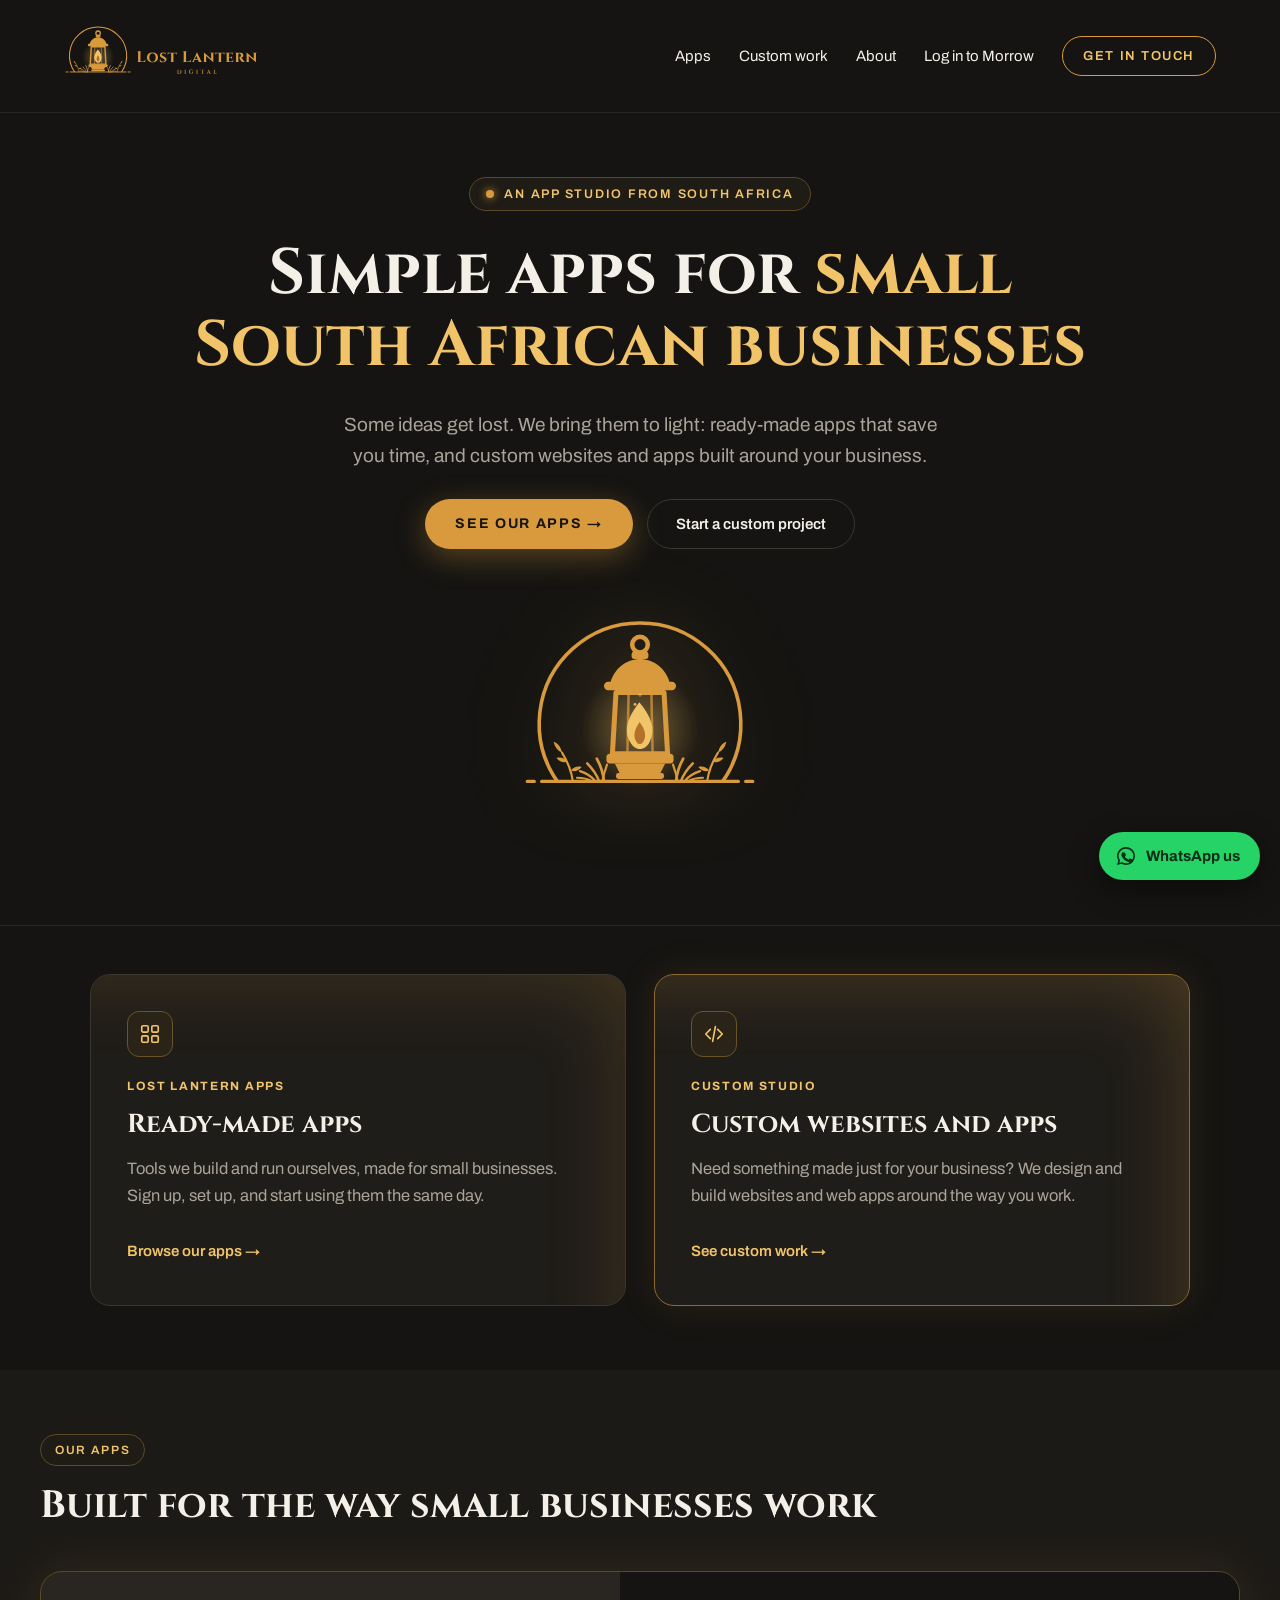
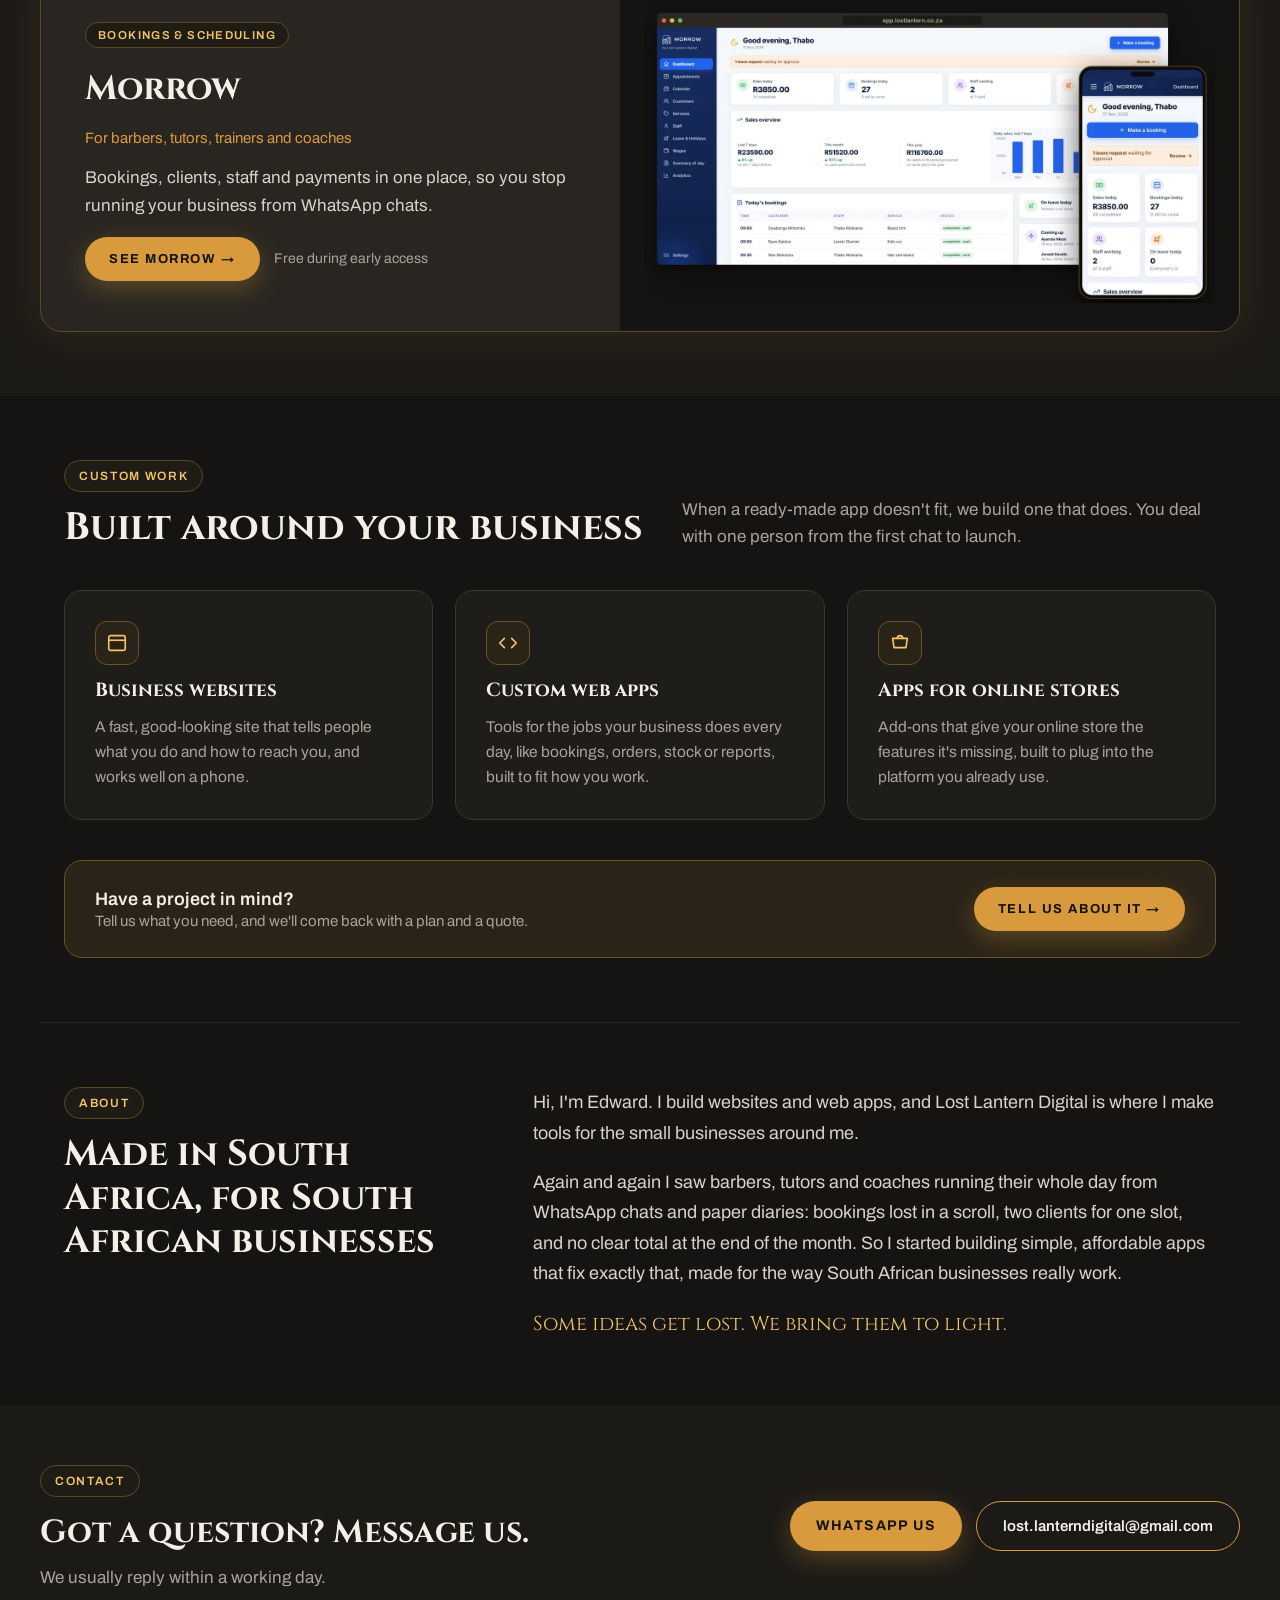
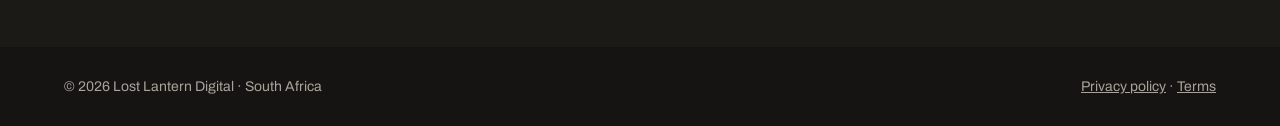
<file: index.html>
<!doctype html>
<html lang="en">
<head>
<meta charset="utf-8">
<meta name="viewport" content="width=device-width, initial-scale=1">
<title>Lost Lantern Digital · Simple apps for small South African businesses</title>
<meta name="description" content="Ready-made apps like Morrow, and custom websites and web apps, built for small South African businesses.">
<link rel="canonical" href="https://lostlantern.co.za/">
<meta property="og:type" content="website">
<meta property="og:title" content="Lost Lantern Digital · Simple apps for small South African businesses">
<meta property="og:description" content="Ready-made apps like Morrow, and custom websites and web apps, built for small South African businesses.">
<meta property="og:url" content="https://lostlantern.co.za/">
<meta property="og:image" content="https://lostlantern.co.za/brand/lost-lantern-logo-on-dark.png">
<meta name="theme-color" content="#151412">
<link rel="icon" href="/favicon.svg" type="image/svg+xml">
<link rel="preconnect" href="https://fonts.googleapis.com">
<link rel="preconnect" href="https://fonts.gstatic.com" crossorigin>
<link href="https://fonts.googleapis.com/css2?family=Archivo:wght@400;500;600;700&amp;family=Cinzel:wght@600;700&amp;display=swap" rel="stylesheet">
<link rel="stylesheet" href="/styles.css">
</head>
<body>
<div style="background: #151412; color: #F4F0E8; font-family: 'Archivo', sans-serif; min-height: 100vh">

<header style="border-bottom: 1px solid #2A2722">
<div style="max-width: 1200px; margin: 0 auto; padding: 22px 24px; display: flex; flex-wrap: wrap; gap: 16px; justify-content: space-between; align-items: center">
<a href="#top" style="display: flex; align-items: center; text-decoration: none" aria-label="Lost Lantern Digital, home">
<img src="/brand/lost-lantern-logo-header.svg" alt="Lost Lantern Digital" class="site-logo" style="display: block; height: 68px; width: auto">
</a>
<nav style="display: flex; flex-wrap: wrap; gap: 28px; align-items: center; font-size: 15px" aria-label="Main">
<a href="#apps" style="color: #F4F0E8; text-decoration: none; padding: 12px 0">Apps</a>
<a href="#services" style="color: #F4F0E8; text-decoration: none; padding: 12px 0">Custom work</a>
<a href="#about" style="color: #F4F0E8; text-decoration: none; padding: 12px 0">About</a>
<a href="https://app.lostlantern.co.za" style="color: #F4F0E8; text-decoration: none; padding: 12px 0">Log in to Morrow</a>
<a href="#contact" style="border: 1px solid #D89A3D; color: #F1C46A; text-decoration: none; font-size: 13px; font-weight: 600; letter-spacing: 0.12em; padding: 12px 20px; border-radius: 999px">GET IN TOUCH</a>
</nav>
</div>
</header>

<section id="top" style="max-width: 1200px; margin: 0 auto; padding: 64px 24px 80px; display: flex; flex-direction: column; align-items: center; text-align: center; gap: 28px">
<span style="display: inline-flex; align-items: center; gap: 10px; border: 1px solid #5A4826; background: #1F1B15; color: #F1C46A; font-size: 12.5px; font-weight: 600; letter-spacing: 0.14em; padding: 9px 16px; border-radius: 999px"><span style="width: 8px; height: 8px; border-radius: 4px; background: #D89A3D; box-shadow: 0 0 8px #D89A3D"></span>AN APP STUDIO FROM SOUTH AFRICA</span>
<h1 style="margin: 0; font-family: 'Cinzel', serif; font-size: clamp(34px, 5.6vw, 64px); line-height: 1.12; font-weight: 700; max-width: 960px">Simple apps for <span style="color: #F1C46A">small South African businesses</span></h1>
<p style="margin: 0; font-size: 19px; line-height: 1.6; color: #AAA39A; max-width: 620px">Some ideas get lost. We bring them to light: ready-made apps that save you time, and custom websites and apps built around your business.</p>
<div style="display: flex; flex-wrap: wrap; gap: 14px; justify-content: center">
<a href="#apps" style="background: #D89A3D; color: #151412; text-decoration: none; font-weight: 700; font-size: 14px; letter-spacing: 0.12em; padding: 17px 30px; border-radius: 999px; box-shadow: 0 8px 30px rgba(216,154,61,0.35)">SEE OUR APPS →</a>
<a href="https://wa.me/27609708339?text=Hi%20Lost%20Lantern%2C%20I%27d%20like%20to%20chat%20about%20a%20custom%20project" target="_blank" rel="noopener" style="border: 1px solid #3A3630; color: #F4F0E8; text-decoration: none; font-weight: 600; font-size: 15px; padding: 16px 28px; border-radius: 999px">Start a custom project</a>
</div>
<img src="/brand/lost-lantern-mark-animated.svg" alt="" width="240" height="240" style="margin-top: 28px; width: 240px; height: auto; filter: drop-shadow(0 0 40px rgba(216,154,61,0.30))">
</section>

<section aria-label="Two ways we help" style="border-top: 1px solid #2A2722; padding: 48px 24px 64px">
<div style="max-width: 1100px; margin: 0 auto; display: grid; grid-template-columns: repeat(auto-fit, minmax(320px, 1fr)); gap: 28px">
<div style="background: #1F1D19; border: 1px solid #3A3630; border-radius: 20px; padding: 36px; display: flex; flex-direction: column; gap: 14px; align-items: flex-start; box-shadow: inset -60px 60px 80px -60px rgba(216,154,61,0.18)">
<span style="width: 46px; height: 46px; border-radius: 12px; border: 1px solid #6A5328; background: #2A2318; display: flex; align-items: center; justify-content: center">
<svg width="22" height="22" viewBox="0 0 24 24" fill="none" stroke="#F1C46A" stroke-width="1.8" stroke-linejoin="round" aria-hidden="true"><rect x="3" y="3" width="7" height="7" rx="1.5"></rect><rect x="14" y="3" width="7" height="7" rx="1.5"></rect><rect x="3" y="14" width="7" height="7" rx="1.5"></rect><rect x="14" y="14" width="7" height="7" rx="1.5"></rect></svg>
</span>
<span style="margin-top: 8px; font-size: 12px; font-weight: 700; letter-spacing: 0.14em; color: #F1C46A">LOST LANTERN APPS</span>
<h2 style="margin: 0; font-family: 'Cinzel', serif; font-size: 26px; font-weight: 700">Ready-made apps</h2>
<p style="margin: 0; font-size: 16.5px; line-height: 1.6; color: #AAA39A">Tools we build and run ourselves, made for small businesses. Sign up, set up, and start using them the same day.</p>
<a href="#apps" style="margin-top: 10px; font-size: 15px; font-weight: 600; color: #F1C46A; text-decoration: none; padding: 10px 0">Browse our apps →</a>
</div>
<div style="background: #1F1D19; border: 1px solid #8A6A30; border-radius: 20px; padding: 36px; display: flex; flex-direction: column; gap: 14px; align-items: flex-start; box-shadow: inset -60px 60px 80px -60px rgba(216,154,61,0.24), 0 0 40px rgba(216,154,61,0.1)">
<span style="width: 46px; height: 46px; border-radius: 12px; border: 1px solid #6A5328; background: #2A2318; display: flex; align-items: center; justify-content: center">
<svg width="22" height="22" viewBox="0 0 24 24" fill="none" stroke="#F1C46A" stroke-width="1.8" stroke-linecap="round" stroke-linejoin="round" aria-hidden="true"><path d="M8 7l-5 5 5 5"></path><path d="M16 7l5 5-5 5"></path><path d="M13.5 4l-3 16"></path></svg>
</span>
<span style="margin-top: 8px; font-size: 12px; font-weight: 700; letter-spacing: 0.14em; color: #F1C46A">CUSTOM STUDIO</span>
<h2 style="margin: 0; font-family: 'Cinzel', serif; font-size: 26px; font-weight: 700">Custom websites and apps</h2>
<p style="margin: 0; font-size: 16.5px; line-height: 1.6; color: #AAA39A">Need something made just for your business? We design and build websites and web apps around the way you work.</p>
<a href="#services" style="margin-top: 10px; font-size: 15px; font-weight: 600; color: #F1C46A; text-decoration: none; padding: 10px 0">See custom work →</a>
</div>
</div>
</section>

<section id="apps" style="background: #1C1A17; padding: 64px 24px">
<div style="max-width: 1200px; margin: 0 auto; display: flex; flex-direction: column; gap: 40px">
<div style="display: flex; flex-direction: column; gap: 14px; align-items: flex-start">
<span style="display: inline-flex; align-items: center; gap: 10px; border: 1px solid #5A4826; background: #1F1B15; color: #F1C46A; font-size: 12px; font-weight: 600; letter-spacing: 0.14em; padding: 8px 14px; border-radius: 999px">OUR APPS</span>
<h2 style="margin: 0; font-family: 'Cinzel', serif; font-size: 38px; font-weight: 700">Built for the way small businesses work</h2>
</div>
<div style="display: flex; flex-wrap: wrap; background: #292621; border: 1px solid #5A4826; border-radius: 22px; overflow: hidden; box-shadow: 0 0 50px rgba(216,154,61,0.12)">
<div style="flex: 1 1 380px; padding: 44px; display: flex; flex-direction: column; gap: 18px; justify-content: center; align-items: flex-start">
<span style="border: 1px solid #5A4826; background: #1F1B15; color: #F1C46A; font-size: 11.5px; font-weight: 600; letter-spacing: 0.12em; padding: 6px 12px; border-radius: 999px">BOOKINGS &amp; SCHEDULING</span>
<div style="font-family: 'Cinzel', serif; font-size: 34px; font-weight: 700">Morrow</div>
<div style="font-size: 15px; color: #D89A3D">For barbers, tutors, trainers and coaches</div>
<p style="margin: 0; font-size: 17px; line-height: 1.6; color: #D8D2C8">Bookings, clients, staff and payments in one place, so you stop running your business from WhatsApp chats.</p>
<div style="display: flex; flex-wrap: wrap; gap: 14px; align-items: center">
<a href="/morrow/" style="background: #D89A3D; color: #151412; text-decoration: none; font-weight: 700; font-size: 13px; letter-spacing: 0.12em; padding: 15px 24px; border-radius: 999px; box-shadow: 0 8px 26px rgba(216,154,61,0.3)">SEE MORROW →</a>
<span style="font-size: 14px; color: #AAA39A">Free during early access</span>
</div>
</div>
<div style="flex: 1 1 420px; min-height: 0; background: #151412; display: flex; align-items: center; justify-content: center; padding: 28px 24px; box-sizing: border-box">
<a href="/morrow/" style="display: block; width: 100%"><img src="/morrow/media/morrow-hero.webp" width="1340" height="712" loading="lazy" alt="Morrow on a computer and a phone: today's sales, bookings and who is working at a barbershop" style="display: block; width: 100%; height: auto"></a>
</div>
</div>
</div>
</section>

<section id="services" style="max-width: 1200px; margin: 0 auto; padding: 64px 24px; display: flex; flex-direction: column; gap: 40px">
<div style="display: flex; flex-wrap: wrap; gap: 24px; justify-content: space-between; align-items: flex-end">
<div style="display: flex; flex-direction: column; gap: 14px; align-items: flex-start; flex: 1 1 420px">
<span style="display: inline-flex; border: 1px solid #5A4826; background: #1F1B15; color: #F1C46A; font-size: 12px; font-weight: 600; letter-spacing: 0.14em; padding: 8px 14px; border-radius: 999px">CUSTOM WORK</span>
<h2 style="margin: 0; font-family: 'Cinzel', serif; font-size: 38px; font-weight: 700; line-height: 1.15">Built around your business</h2>
</div>
<p style="margin: 0; flex: 1 1 360px; font-size: 17px; line-height: 1.6; color: #AAA39A">When a ready-made app doesn't fit, we build one that does. You deal with one person from the first chat to launch.</p>
</div>
<div style="display: grid; grid-template-columns: repeat(auto-fit, minmax(260px, 1fr)); gap: 22px">
<div style="background: #1F1D19; border: 1px solid #3A3630; border-radius: 18px; padding: 30px; display: flex; flex-direction: column; gap: 12px">
<span style="width: 44px; height: 44px; border-radius: 12px; border: 1px solid #6A5328; background: #2A2318; display: flex; align-items: center; justify-content: center"><svg width="22" height="22" viewBox="0 0 24 24" fill="none" stroke="#F1C46A" stroke-width="1.8" stroke-linejoin="round" aria-hidden="true"><rect x="3" y="4" width="18" height="16" rx="2"></rect><path d="M3 9h18"></path></svg></span>
<div style="font-family: 'Cinzel', serif; font-size: 19px; font-weight: 700">Business websites</div>
<p style="margin: 0; font-size: 15.5px; line-height: 1.6; color: #AAA39A">A fast, good-looking site that tells people what you do and how to reach you, and works well on a phone.</p>
</div>
<div style="background: #1F1D19; border: 1px solid #3A3630; border-radius: 18px; padding: 30px; display: flex; flex-direction: column; gap: 12px">
<span style="width: 44px; height: 44px; border-radius: 12px; border: 1px solid #6A5328; background: #2A2318; display: flex; align-items: center; justify-content: center"><svg width="22" height="22" viewBox="0 0 24 24" fill="none" stroke="#F1C46A" stroke-width="1.8" stroke-linecap="round" stroke-linejoin="round" aria-hidden="true"><path d="M8 7l-5 5 5 5"></path><path d="M16 7l5 5-5 5"></path></svg></span>
<div style="font-family: 'Cinzel', serif; font-size: 19px; font-weight: 700">Custom web apps</div>
<p style="margin: 0; font-size: 15.5px; line-height: 1.6; color: #AAA39A">Tools for the jobs your business does every day, like bookings, orders, stock or reports, built to fit how you work.</p>
</div>
<div style="background: #1F1D19; border: 1px solid #3A3630; border-radius: 18px; padding: 30px; display: flex; flex-direction: column; gap: 12px">
<span style="width: 44px; height: 44px; border-radius: 12px; border: 1px solid #6A5328; background: #2A2318; display: flex; align-items: center; justify-content: center"><svg width="22" height="22" viewBox="0 0 24 24" fill="none" stroke="#F1C46A" stroke-width="1.8" stroke-linecap="round" stroke-linejoin="round" aria-hidden="true"><path d="M4 7h16l-1.5 10h-13z"></path><path d="M9 7a3 3 0 0 1 6 0"></path></svg></span>
<div style="font-family: 'Cinzel', serif; font-size: 19px; font-weight: 700">Apps for online stores</div>
<p style="margin: 0; font-size: 15.5px; line-height: 1.6; color: #AAA39A">Add-ons that give your online store the features it's missing, built to plug into the platform you already use.</p>
</div>
</div>
<div style="display: flex; flex-wrap: wrap; gap: 18px; align-items: center; justify-content: space-between; background: #2A2318; border: 1px solid #6A5328; border-radius: 18px; padding: 26px 30px">
<div style="display: flex; flex-direction: column; gap: 4px">
<div style="font-size: 18px; font-weight: 600">Have a project in mind?</div>
<div style="font-size: 15px; color: #AAA39A">Tell us what you need, and we'll come back with a plan and a quote.</div>
</div>
<a href="https://wa.me/27609708339?text=Hi%20Lost%20Lantern%2C%20I%27d%20like%20to%20chat%20about%20a%20custom%20project" target="_blank" rel="noopener" style="background: #D89A3D; color: #151412; text-decoration: none; font-weight: 700; font-size: 13px; letter-spacing: 0.12em; padding: 15px 24px; border-radius: 999px; box-shadow: 0 8px 26px rgba(216,154,61,0.3)">TELL US ABOUT IT →</a>
</div>
</section>

<section id="about" style="border-top: 1px solid #2A2722; max-width: 1200px; margin: 0 auto; padding: 64px 24px; display: flex; flex-wrap: wrap; gap: 48px; align-items: flex-start">
<div style="flex: 1 1 320px; display: flex; flex-direction: column; gap: 14px; align-items: flex-start">
<span style="display: inline-flex; border: 1px solid #5A4826; background: #1F1B15; color: #F1C46A; font-size: 12px; font-weight: 600; letter-spacing: 0.14em; padding: 8px 14px; border-radius: 999px">ABOUT</span>
<h2 style="margin: 0; font-family: 'Cinzel', serif; font-size: 36px; font-weight: 700; line-height: 1.2">Made in South Africa, for South African businesses</h2>
</div>
<div style="flex: 2 1 480px; display: flex; flex-direction: column; gap: 18px; font-size: 18px; line-height: 1.7; color: #D8D2C8">
<p style="margin: 0">Hi, I'm Edward. I build websites and web apps, and Lost Lantern Digital is where I make tools for the small businesses around me.</p>
<p style="margin: 0">Again and again I saw barbers, tutors and coaches running their whole day from WhatsApp chats and paper diaries: bookings lost in a scroll, two clients for one slot, and no clear total at the end of the month. So I started building simple, affordable apps that fix exactly that, made for the way South African businesses really work.</p>
<p style="margin: 0; font-family: 'Cinzel', serif; font-size: 20px; color: #F1C46A">Some ideas get lost. We bring them to light.</p>
</div>
</section>

<section id="contact" style="background: #1C1A17; padding: 60px 24px">
<div style="max-width: 1200px; margin: 0 auto; display: flex; flex-wrap: wrap; gap: 32px; justify-content: space-between; align-items: center">
<div style="display: flex; flex-direction: column; gap: 14px; flex: 1 1 360px; align-items: flex-start">
<span style="display: inline-flex; border: 1px solid #5A4826; background: #1F1B15; color: #F1C46A; font-size: 12px; font-weight: 600; letter-spacing: 0.14em; padding: 8px 14px; border-radius: 999px">CONTACT</span>
<h2 style="margin: 0; font-family: 'Cinzel', serif; font-size: 32px; font-weight: 700">Got a question? Message us.</h2>
<p style="margin: 0; font-size: 17px; color: #AAA39A">We usually reply within a working day.</p>
</div>
<div style="display: flex; flex-wrap: wrap; gap: 14px">
<a href="https://wa.me/27609708339" target="_blank" rel="noopener" style="background: #D89A3D; color: #151412; text-decoration: none; font-weight: 700; font-size: 14px; letter-spacing: 0.1em; padding: 17px 26px; border-radius: 999px; box-shadow: 0 8px 26px rgba(216,154,61,0.3)">WHATSAPP US</a>
<a href="mailto:lost.lanterndigital@gmail.com" style="border: 1px solid #D89A3D; color: #F4F0E8; text-decoration: none; font-weight: 600; font-size: 15px; padding: 16px 26px; border-radius: 999px">lost.lanterndigital@gmail.com</a>
</div>
</div>
</section>

<footer style="max-width: 1200px; margin: 0 auto; padding: 32px 24px; display: flex; flex-wrap: wrap; gap: 16px; justify-content: space-between; font-size: 14px; color: #AAA39A">
<span>© 2026 Lost Lantern Digital · South Africa</span>
<span><a href="https://app.lostlantern.co.za/privacy/" style="color: #AAA39A">Privacy policy</a> · <a href="https://app.lostlantern.co.za/terms/" style="color: #AAA39A">Terms</a></span>
</footer>
</div>
<a href="https://wa.me/27609708339?text=Hi%20Lost%20Lantern%2C%20I%20have%20a%20question" target="_blank" rel="noopener" class="wa-float" aria-label="Chat to us on WhatsApp">
<svg width="22" height="22" viewBox="0 0 24 24" aria-hidden="true"><path fill="currentColor" d="M12 2.2A9.8 9.8 0 0 0 3.6 17l-1.4 4.8 4.9-1.3A9.8 9.8 0 1 0 12 2.2Zm0 1.8a8 8 0 1 1-4.1 14.9l-.3-.2-2.9.8.8-2.8-.2-.3A8 8 0 0 1 12 4Zm-3.3 3.9c-.2 0-.5 0-.7.3-.3.3-1 1-1 2.4s1 2.8 1.2 3c.1.2 2 3.1 5 4.3 2.4 1 2.9.8 3.5.7.5 0 1.7-.7 1.9-1.4.2-.7.2-1.3.2-1.4l-.5-.3-1.8-.9c-.2-.1-.4-.1-.6.1l-.8 1c-.2.2-.3.2-.6.1-.3-.1-1.1-.4-2.1-1.3-.8-.7-1.3-1.5-1.5-1.8-.1-.3 0-.4.1-.5l.5-.6.3-.5v-.5l-.8-2c-.2-.5-.4-.5-.6-.5h-.5Z"/></svg>
<span>WhatsApp us</span></a>
</body>
</html>
</file>
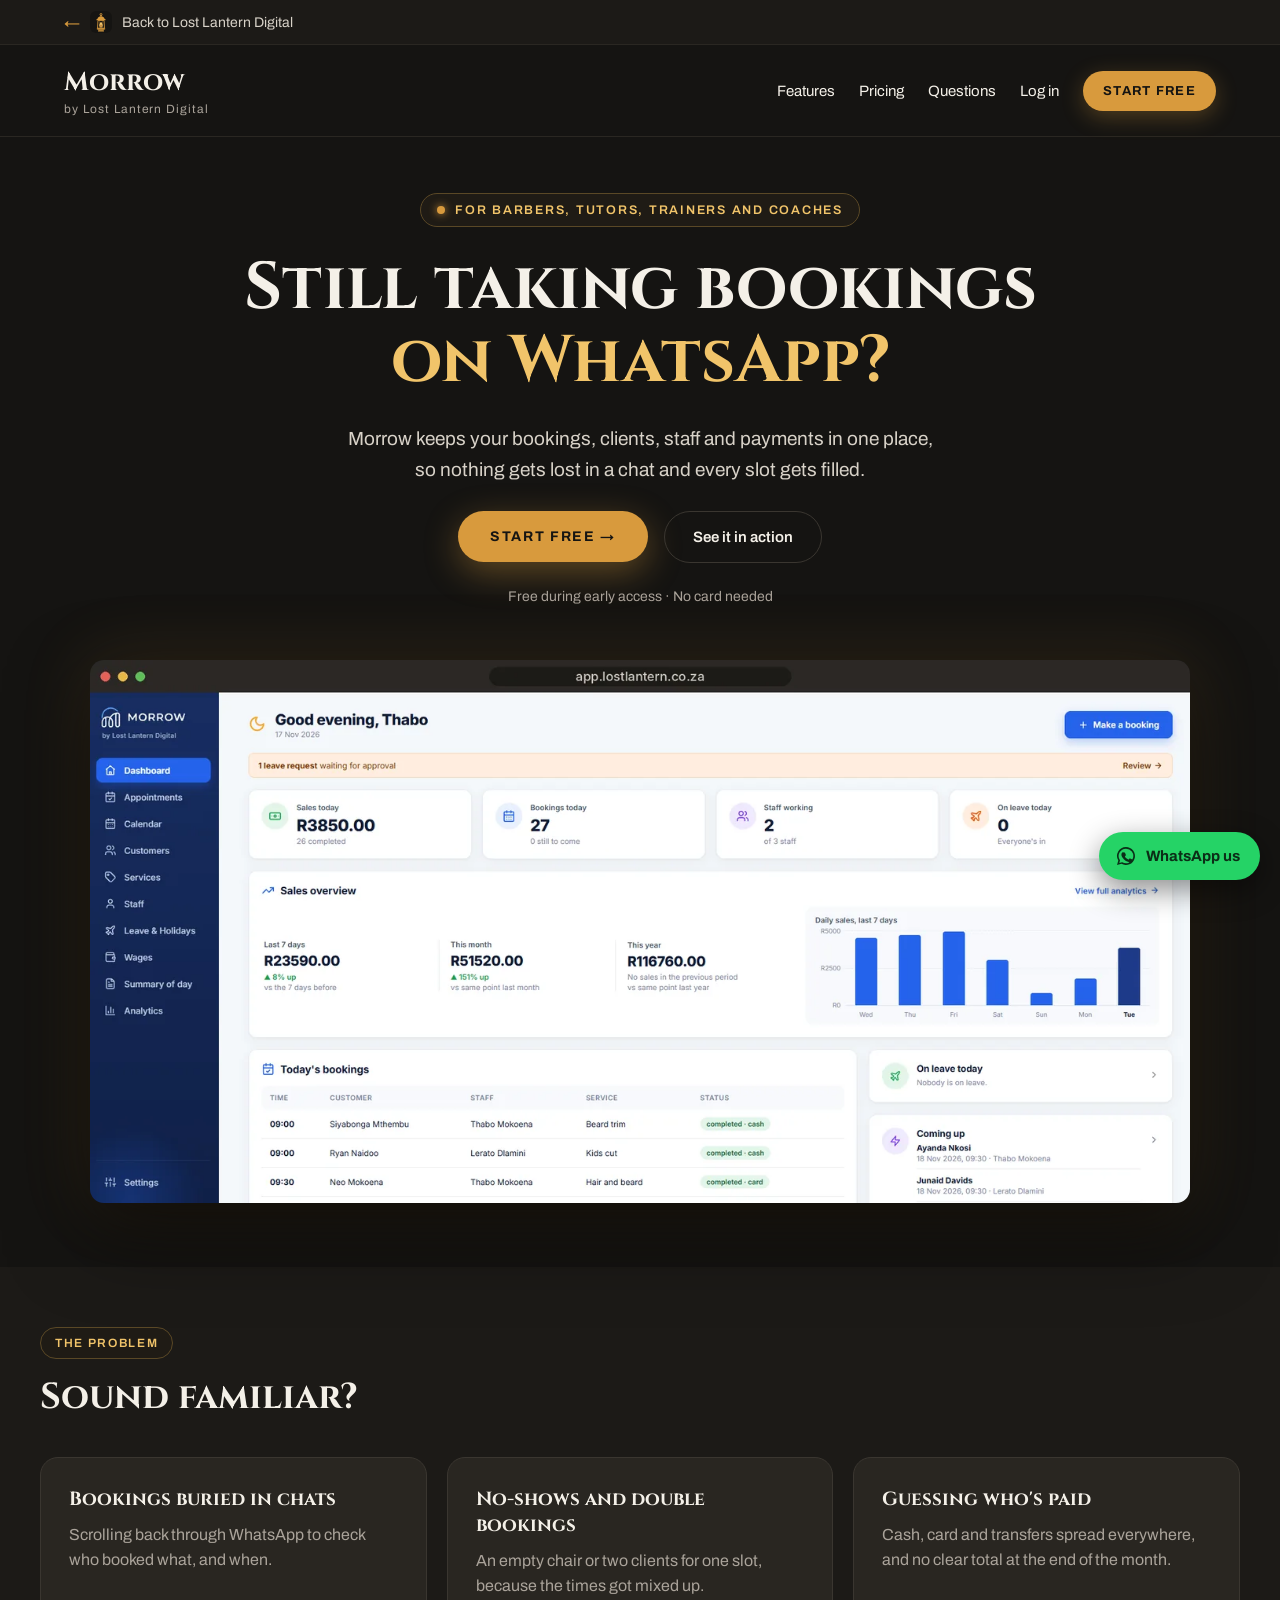
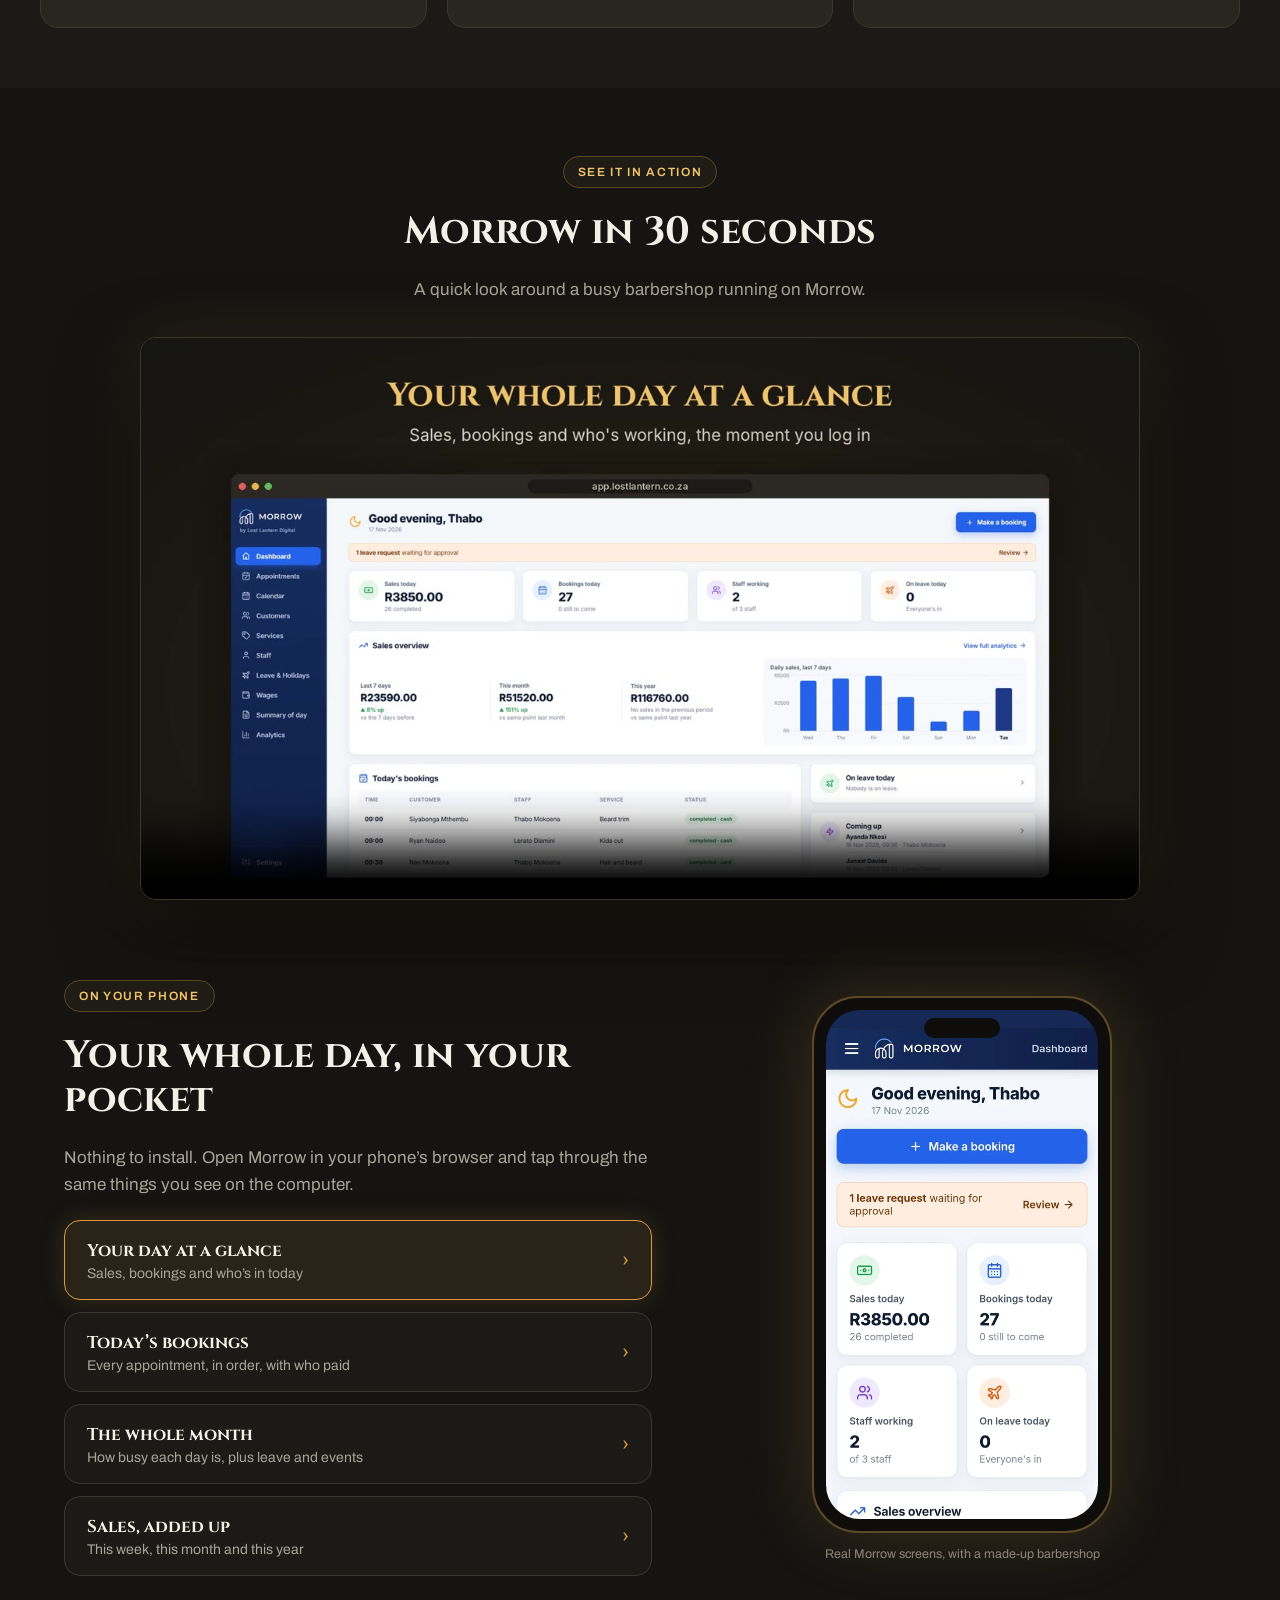
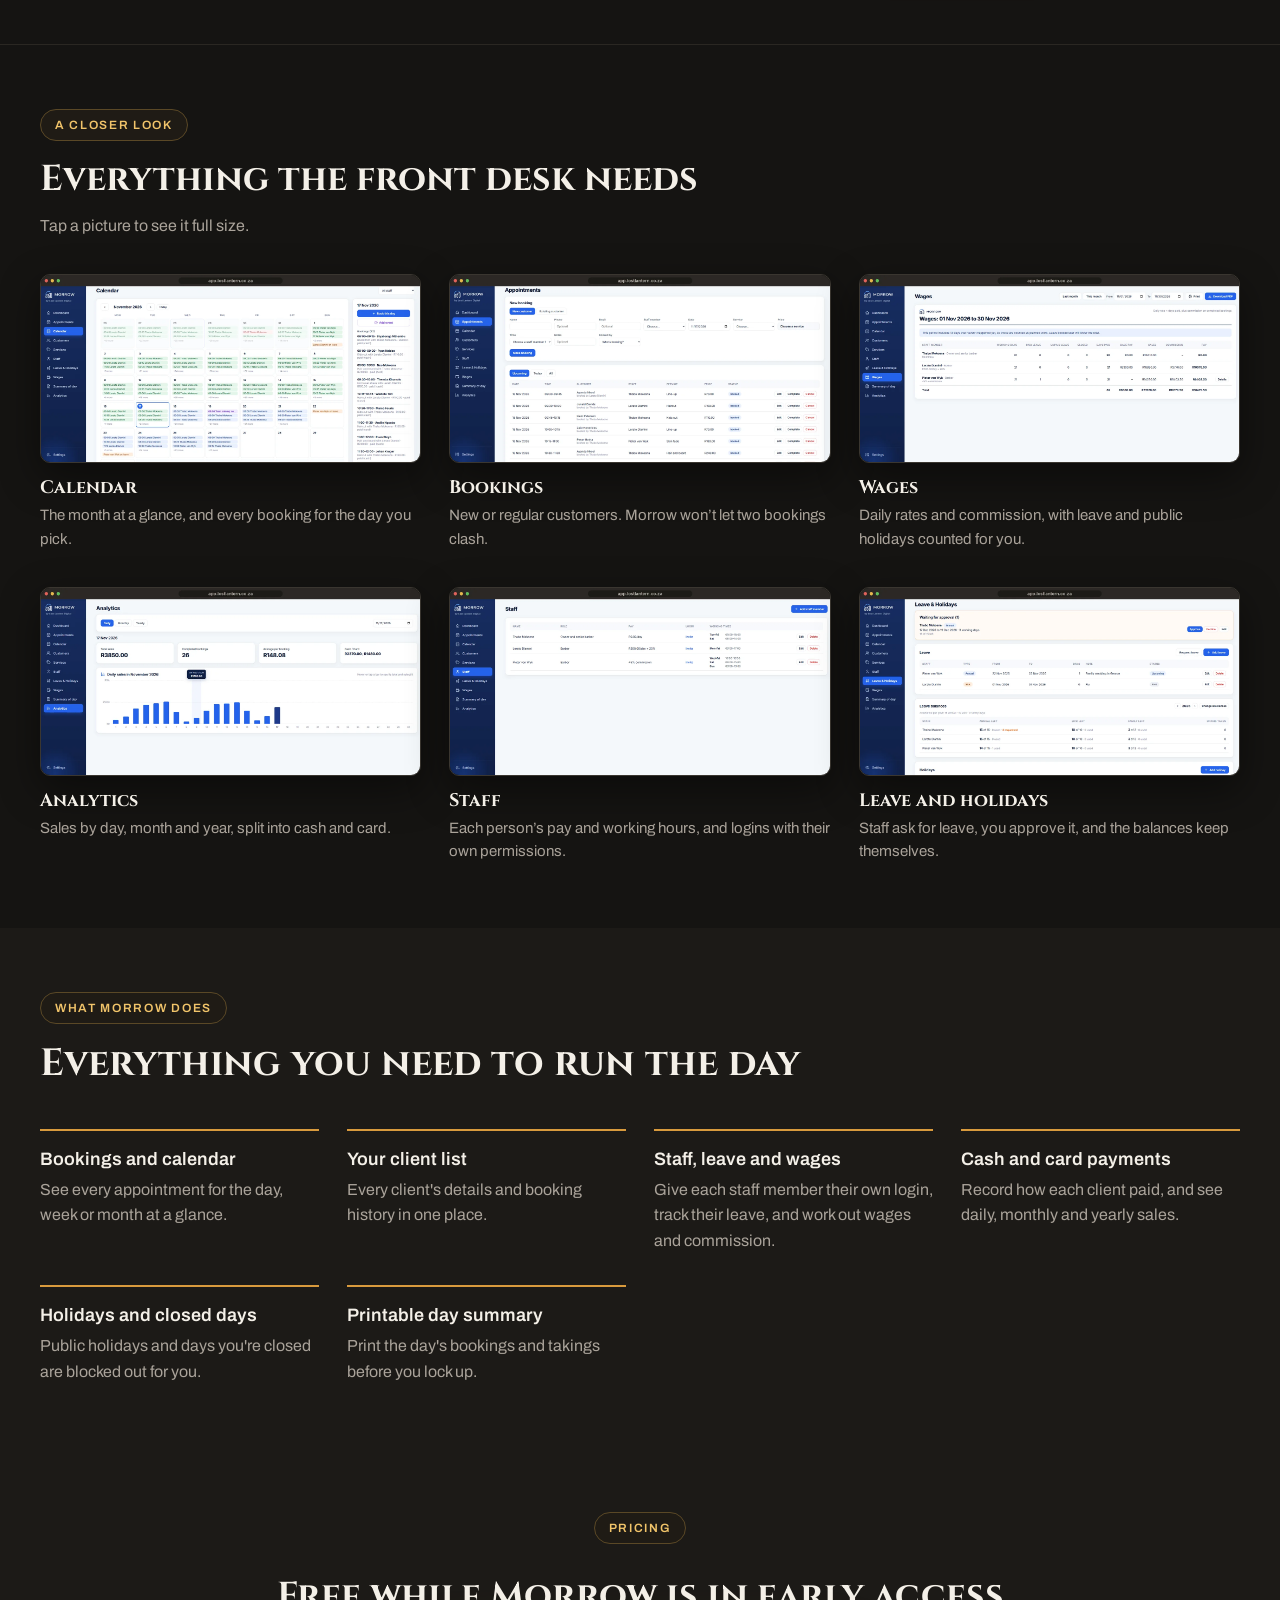
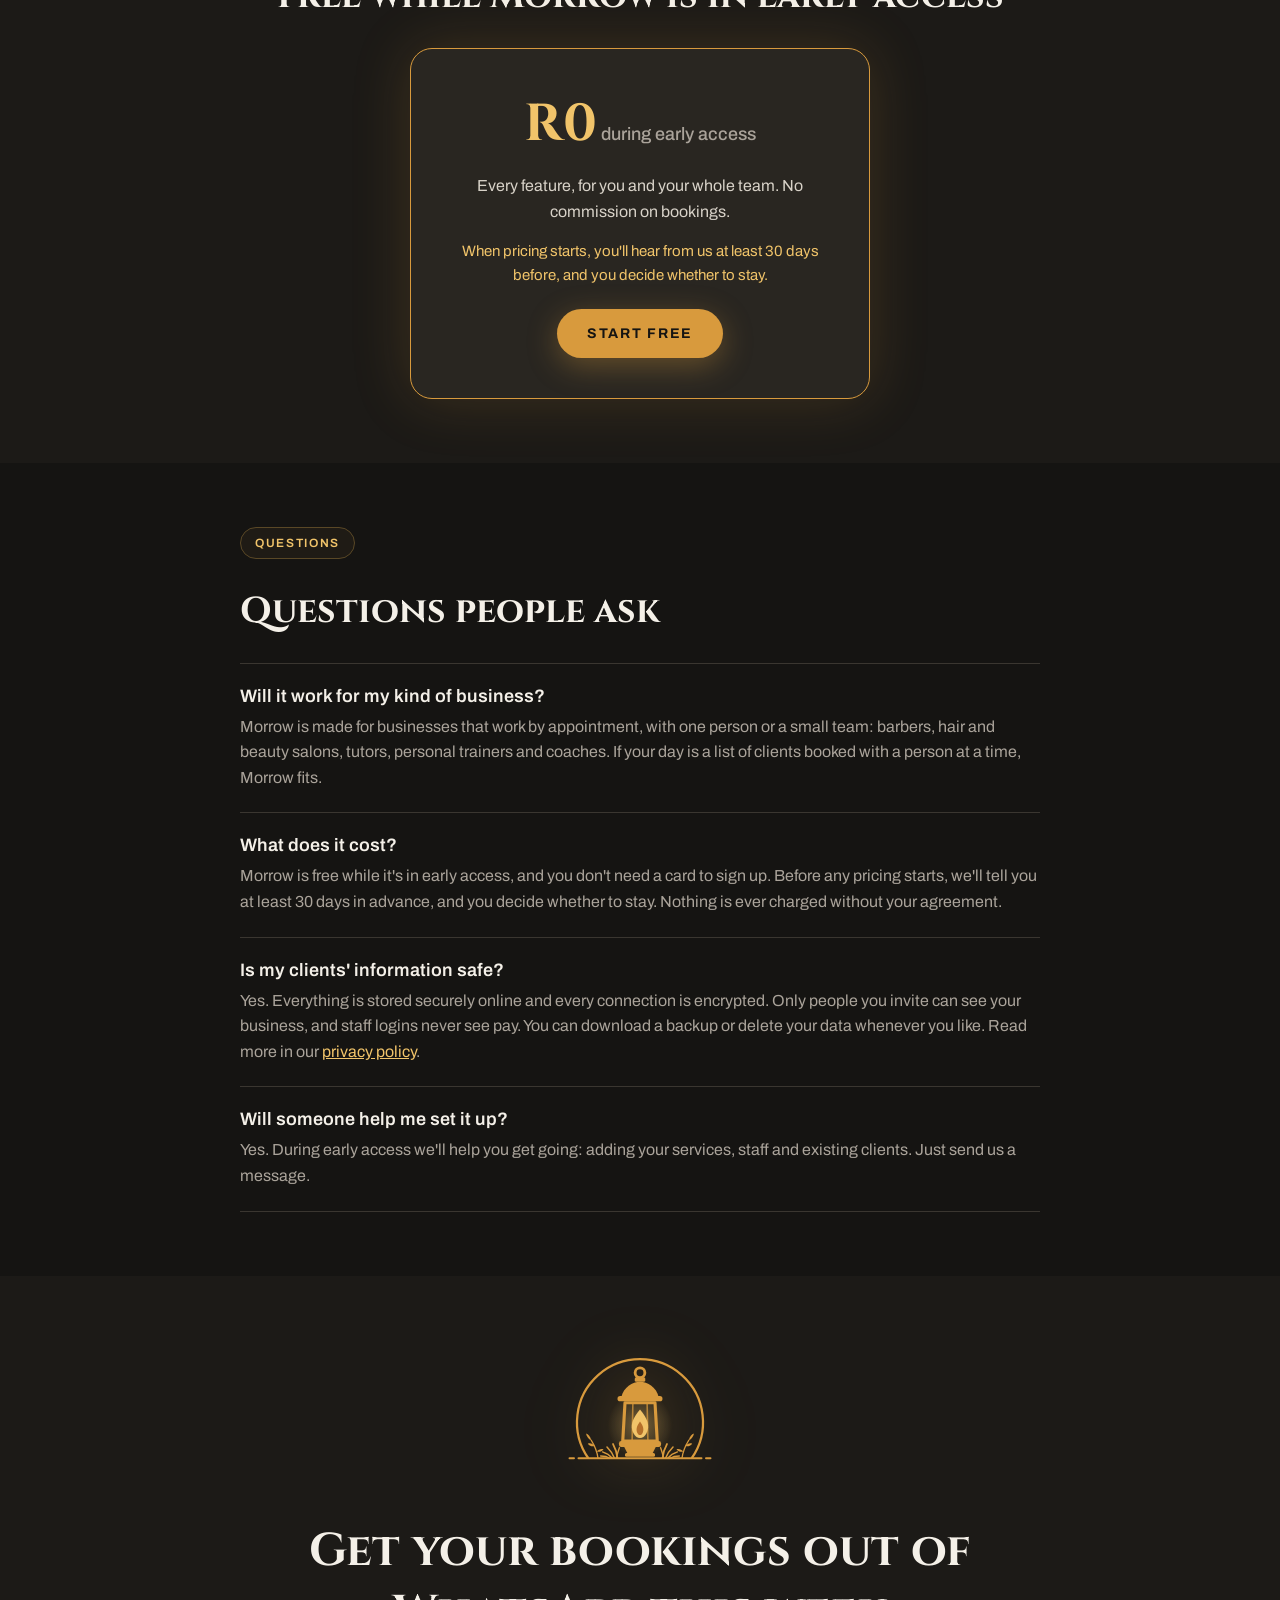
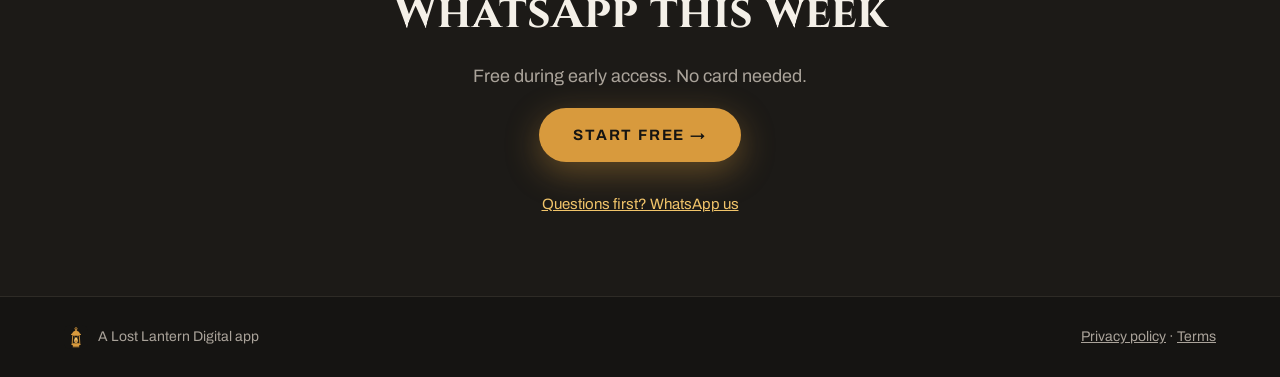
<file: morrow/index.html>
<!doctype html>
<html lang="en">
<head>
<meta charset="utf-8">
<meta name="viewport" content="width=device-width, initial-scale=1">
<title>Morrow · Bookings for barbers, tutors, trainers and coaches</title>
<meta name="description" content="Morrow keeps your bookings, clients, staff and payments in one place. Free during early access.">
<link rel="canonical" href="https://lostlantern.co.za/morrow/">
<meta property="og:type" content="website">
<meta property="og:title" content="Morrow · Bookings for barbers, tutors, trainers and coaches">
<meta property="og:description" content="Morrow keeps your bookings, clients, staff and payments in one place. Free during early access.">
<meta property="og:url" content="https://lostlantern.co.za/morrow/">
<meta property="og:image" content="https://lostlantern.co.za/morrow/media/morrow-demo-poster.jpg">
<meta name="theme-color" content="#151412">
<link rel="icon" href="/favicon.svg" type="image/svg+xml">
<link rel="preconnect" href="https://fonts.googleapis.com">
<link rel="preconnect" href="https://fonts.gstatic.com" crossorigin>
<link href="https://fonts.googleapis.com/css2?family=Archivo:wght@400;500;600;700&amp;family=Cinzel:wght@600;700&amp;display=swap" rel="stylesheet">
<link rel="stylesheet" href="/styles.css">
</head>
<body>
<div style="background: #151412; color: #F4F0E8; font-family: 'Archivo', sans-serif; min-height: 100vh">

<div style="background: #1C1A17; border-bottom: 1px solid #2A2722">
<div style="max-width: 1200px; margin: 0 auto; padding: 0 24px">
<a href="/" class="home-link"><span aria-hidden="true" class="home-arrow">←</span><img src="/brand/lost-lantern-icon.svg" alt="" width="22" height="22" style="display: block; border-radius: 6px">Back to Lost Lantern Digital</a>
</div>
</div>

<header style="border-bottom: 1px solid #2A2722">
<div style="max-width: 1200px; margin: 0 auto; padding: 20px 24px; display: flex; flex-wrap: wrap; gap: 16px; justify-content: space-between; align-items: center">
<div style="display: flex; flex-direction: column; gap: 2px">
<a href="/morrow/" style="font-family: 'Cinzel', serif; font-size: 26px; font-weight: 700; color: #F4F0E8; text-decoration: none">Morrow</a>
<a href="/" style="font-size: 12px; color: #AAA39A; text-decoration: none; letter-spacing: 0.08em">by Lost Lantern Digital</a>
</div>
<nav style="display: flex; flex-wrap: wrap; gap: 24px; align-items: center; font-size: 15px" aria-label="Main">
<a href="#features" style="color: #F4F0E8; text-decoration: none; padding: 12px 0">Features</a>
<a href="#pricing" style="color: #F4F0E8; text-decoration: none; padding: 12px 0">Pricing</a>
<a href="#questions" style="color: #F4F0E8; text-decoration: none; padding: 12px 0">Questions</a>
<a href="https://app.lostlantern.co.za" style="color: #F4F0E8; text-decoration: none; padding: 12px 0">Log in</a>
<a href="https://app.lostlantern.co.za/?signup" style="background: #D89A3D; color: #151412; text-decoration: none; font-weight: 700; font-size: 13px; letter-spacing: 0.1em; padding: 13px 20px; border-radius: 999px; box-shadow: 0 6px 22px rgba(216,154,61,0.3)">START FREE</a>
</nav>
</div>
</header>

<section style="max-width: 1200px; margin: 0 auto; padding: 56px 24px 64px; display: flex; flex-direction: column; align-items: center; text-align: center; gap: 26px">
<span style="display: inline-flex; align-items: center; gap: 10px; border: 1px solid #5A4826; background: #1F1B15; color: #F1C46A; font-size: 12.5px; font-weight: 600; letter-spacing: 0.14em; padding: 9px 16px; border-radius: 999px"><span style="width: 8px; height: 8px; border-radius: 4px; background: #D89A3D; box-shadow: 0 0 8px #D89A3D"></span>FOR BARBERS, TUTORS, TRAINERS AND COACHES</span>
<h1 style="margin: 0; font-family: 'Cinzel', serif; font-size: clamp(36px, 5.6vw, 66px); line-height: 1.1; font-weight: 700; max-width: 900px">Still taking bookings <span style="color: #F1C46A">on WhatsApp?</span></h1>
<p style="margin: 0; font-size: 19px; line-height: 1.6; color: #D8D2C8; max-width: 600px">Morrow keeps your bookings, clients, staff and payments in one place, so nothing gets lost in a chat and every slot gets filled.</p>
<div style="display: flex; flex-wrap: wrap; gap: 16px; align-items: center; justify-content: center">
<a href="https://app.lostlantern.co.za/?signup" style="background: #D89A3D; color: #151412; text-decoration: none; font-weight: 700; font-size: 14px; letter-spacing: 0.12em; padding: 18px 32px; border-radius: 999px; box-shadow: 0 10px 34px rgba(216,154,61,0.38)">START FREE →</a>
<a href="#in-action" style="border: 1px solid #3A3630; color: #F4F0E8; text-decoration: none; font-weight: 600; font-size: 15px; padding: 17px 28px; border-radius: 999px">See it in action</a>
</div>
<span style="font-size: 14px; color: #AAA39A">Free during early access · No card needed</span>
<img src="/morrow/media/dashboard.webp" width="1400" height="691" alt="The Morrow dashboard: today's sales, bookings, staff working, a sales chart and today's bookings" style="display: block; width: 100%; max-width: 1100px; height: auto; margin-top: 30px; border-radius: 14px; box-shadow: 0 30px 80px rgba(0,0,0,0.55), 0 0 70px rgba(216,154,61,0.16)">
</section>

<section style="background: #1C1A17; padding: 60px 24px">
<div style="max-width: 1200px; margin: 0 auto; display: flex; flex-direction: column; gap: 36px">
<div style="display: flex; flex-direction: column; gap: 14px; align-items: flex-start">
<span style="display: inline-flex; border: 1px solid #5A4826; background: #1F1B15; color: #F1C46A; font-size: 12px; font-weight: 600; letter-spacing: 0.14em; padding: 8px 14px; border-radius: 999px">THE PROBLEM</span>
<h2 style="margin: 0; font-family: 'Cinzel', serif; font-size: 36px; font-weight: 700">Sound familiar?</h2>
</div>
<div style="display: grid; grid-template-columns: repeat(auto-fit, minmax(260px, 1fr)); gap: 20px">
<div style="background: #292621; border: 1px solid #3A3630; border-radius: 18px; padding: 28px; display: flex; flex-direction: column; gap: 10px">
<div style="font-family: 'Cinzel', serif; font-size: 19px; font-weight: 700">Bookings buried in chats</div>
<p style="margin: 0; font-size: 16px; line-height: 1.6; color: #AAA39A">Scrolling back through WhatsApp to check who booked what, and when.</p>
</div>
<div style="background: #292621; border: 1px solid #3A3630; border-radius: 18px; padding: 28px; display: flex; flex-direction: column; gap: 10px">
<div style="font-family: 'Cinzel', serif; font-size: 19px; font-weight: 700">No-shows and double bookings</div>
<p style="margin: 0; font-size: 16px; line-height: 1.6; color: #AAA39A">An empty chair or two clients for one slot, because the times got mixed up.</p>
</div>
<div style="background: #292621; border: 1px solid #3A3630; border-radius: 18px; padding: 28px; display: flex; flex-direction: column; gap: 10px">
<div style="font-family: 'Cinzel', serif; font-size: 19px; font-weight: 700">Guessing who's paid</div>
<p style="margin: 0; font-size: 16px; line-height: 1.6; color: #AAA39A">Cash, card and transfers spread everywhere, and no clear total at the end of the month.</p>
</div>
</div>
</div>
</section>

<section id="in-action" style="max-width: 1200px; margin: 0 auto; padding: 68px 24px 40px; display: flex; flex-direction: column; align-items: center; text-align: center; gap: 22px">
<span style="display: inline-flex; border: 1px solid #5A4826; background: #1F1B15; color: #F1C46A; font-size: 12px; font-weight: 600; letter-spacing: 0.14em; padding: 8px 14px; border-radius: 999px">SEE IT IN ACTION</span>
<h2 style="margin: 0; font-family: 'Cinzel', serif; font-size: 38px; font-weight: 700; line-height: 1.15">Morrow in 30 seconds</h2>
<p style="margin: 0; font-size: 17px; line-height: 1.6; color: #AAA39A; max-width: 620px">A quick look around a busy barbershop running on Morrow.</p>
<video controls playsinline preload="metadata" poster="/morrow/media/morrow-demo-poster.jpg" width="1280" height="720" style="display: block; width: 100%; max-width: 1000px; height: auto; margin-top: 12px; border-radius: 16px; border: 1px solid #3A3630; background: #151412; box-shadow: 0 30px 80px rgba(0,0,0,0.55), 0 0 70px rgba(216,154,61,0.14)">
<source src="/morrow/media/morrow-demo.mp4" type="video/mp4">
<a href="/morrow/media/morrow-demo.mp4">Watch the video</a>
</video>
</section>

<section id="on-your-phone" style="max-width: 1200px; margin: 0 auto; padding: 40px 24px 68px; display: flex; flex-wrap: wrap; gap: 56px; align-items: center">
<div style="flex: 1 1 440px; display: flex; flex-direction: column; gap: 22px; align-items: flex-start">
<span style="display: inline-flex; border: 1px solid #5A4826; background: #1F1B15; color: #F1C46A; font-size: 12px; font-weight: 600; letter-spacing: 0.14em; padding: 8px 14px; border-radius: 999px">ON YOUR PHONE</span>
<h2 style="margin: 0; font-family: 'Cinzel', serif; font-size: 38px; font-weight: 700; line-height: 1.15">Your whole day, in your pocket</h2>
<p style="margin: 0; font-size: 17px; line-height: 1.6; color: #AAA39A">Nothing to install. Open Morrow in your phone’s browser and tap through the same things you see on the computer.</p>
<div style="display: flex; flex-direction: column; gap: 12px; width: 100%">
<button type="button" class="demo-tab" data-tab="dashboard" aria-pressed="true">
<span style="display: flex; flex-direction: column; gap: 4px; text-align: left">
<span style="font-family: 'Cinzel', serif; font-size: 17px; font-weight: 700; color: #F4F0E8">Your day at a glance</span>
<span style="font-size: 14px; color: #AAA39A">Sales, bookings and who’s in today</span>
</span>
<span style="font-size: 20px; color: #D89A3D" aria-hidden="true">›</span>
</button>
<button type="button" class="demo-tab" data-tab="day" aria-pressed="false">
<span style="display: flex; flex-direction: column; gap: 4px; text-align: left">
<span style="font-family: 'Cinzel', serif; font-size: 17px; font-weight: 700; color: #F4F0E8">Today’s bookings</span>
<span style="font-size: 14px; color: #AAA39A">Every appointment, in order, with who paid</span>
</span>
<span style="font-size: 20px; color: #D89A3D" aria-hidden="true">›</span>
</button>
<button type="button" class="demo-tab" data-tab="calendar" aria-pressed="false">
<span style="display: flex; flex-direction: column; gap: 4px; text-align: left">
<span style="font-family: 'Cinzel', serif; font-size: 17px; font-weight: 700; color: #F4F0E8">The whole month</span>
<span style="font-size: 14px; color: #AAA39A">How busy each day is, plus leave and events</span>
</span>
<span style="font-size: 20px; color: #D89A3D" aria-hidden="true">›</span>
</button>
<button type="button" class="demo-tab" data-tab="sales" aria-pressed="false">
<span style="display: flex; flex-direction: column; gap: 4px; text-align: left">
<span style="font-family: 'Cinzel', serif; font-size: 17px; font-weight: 700; color: #F4F0E8">Sales, added up</span>
<span style="font-size: 14px; color: #AAA39A">This week, this month and this year</span>
</span>
<span style="font-size: 20px; color: #D89A3D" aria-hidden="true">›</span>
</button>
</div>
</div>
<div style="flex: 1 1 360px; display: flex; flex-direction: column; align-items: center; gap: 14px">
<div style="width: 300px; max-width: 100%; border-radius: 46px; border: 2px solid #5A4826; background: #0E0D0B; padding: 12px; box-sizing: border-box; box-shadow: 0 0 70px rgba(216,154,61,0.2); position: relative">
<span style="position: absolute; top: 20px; left: 50%; transform: translateX(-50%); width: 76px; height: 20px; border-radius: 10px; background: #0E0D0B; z-index: 1"></span>
<div style="border-radius: 34px; overflow: hidden; background: #F4F6FA">
<img class="demo-screen" data-screen="dashboard" src="/morrow/media/dashboard-phone.webp" width="540" height="1011" alt="Morrow on a phone: the dashboard with today's sales and bookings" style="display: block; width: 100%; height: auto">
<img class="demo-screen" data-screen="day" src="/morrow/media/day-phone.webp" width="540" height="1011" alt="Morrow on a phone: a day's bookings with times, services and payments" hidden style="display: block; width: 100%; height: auto">
<img class="demo-screen" data-screen="calendar" src="/morrow/media/calendar-phone.webp" width="540" height="1011" alt="Morrow on a phone: the month calendar showing how many bookings each day has" hidden style="display: block; width: 100%; height: auto">
<img class="demo-screen" data-screen="sales" src="/morrow/media/sales-phone.webp" width="540" height="1011" alt="Morrow on a phone: sales for the last 7 days, this month and this year" hidden style="display: block; width: 100%; height: auto">
</div>
</div>
<span style="font-size: 12.5px; color: #8C857B">Real Morrow screens, with a made-up barbershop</span>
</div>
</section>

<section id="closer-look" style="border-top: 1px solid #2A2722; padding: 64px 24px">
<div style="max-width: 1200px; margin: 0 auto; display: flex; flex-direction: column; gap: 40px">
<div style="display: flex; flex-direction: column; gap: 14px; align-items: flex-start">
<span style="display: inline-flex; border: 1px solid #5A4826; background: #1F1B15; color: #F1C46A; font-size: 12px; font-weight: 600; letter-spacing: 0.14em; padding: 8px 14px; border-radius: 999px">A CLOSER LOOK</span>
<h2 style="margin: 0; font-family: 'Cinzel', serif; font-size: 36px; font-weight: 700">Everything the front desk needs</h2>
<p style="margin: 0; font-size: 16px; color: #AAA39A">Tap a picture to see it full size.</p>
</div>
<div style="display: grid; grid-template-columns: repeat(auto-fit, minmax(300px, 1fr)); gap: 36px 28px">
<figure style="margin: 0; display: flex; flex-direction: column; gap: 12px">
<a href="/morrow/media/calendar.webp" style="display: block"><img src="/morrow/media/calendar.webp" width="1400" height="691" loading="lazy" alt="Morrow calendar page" style="display: block; width: 100%; height: auto; border-radius: 10px; border: 1px solid #3A3630; box-shadow: 0 14px 40px rgba(0,0,0,0.45)"></a>
<figcaption style="display: flex; flex-direction: column; gap: 4px"><span style="font-family: 'Cinzel', serif; font-size: 18px; font-weight: 700; color: #F4F0E8">Calendar</span><span style="font-size: 15px; line-height: 1.55; color: #AAA39A">The month at a glance, and every booking for the day you pick.</span></figcaption>
</figure>
<figure style="margin: 0; display: flex; flex-direction: column; gap: 12px">
<a href="/morrow/media/appointments.webp" style="display: block"><img src="/morrow/media/appointments.webp" width="1400" height="691" loading="lazy" alt="Morrow bookings page" style="display: block; width: 100%; height: auto; border-radius: 10px; border: 1px solid #3A3630; box-shadow: 0 14px 40px rgba(0,0,0,0.45)"></a>
<figcaption style="display: flex; flex-direction: column; gap: 4px"><span style="font-family: 'Cinzel', serif; font-size: 18px; font-weight: 700; color: #F4F0E8">Bookings</span><span style="font-size: 15px; line-height: 1.55; color: #AAA39A">New or regular customers. Morrow won’t let two bookings clash.</span></figcaption>
</figure>
<figure style="margin: 0; display: flex; flex-direction: column; gap: 12px">
<a href="/morrow/media/wages.webp" style="display: block"><img src="/morrow/media/wages.webp" width="1400" height="691" loading="lazy" alt="Morrow wages page" style="display: block; width: 100%; height: auto; border-radius: 10px; border: 1px solid #3A3630; box-shadow: 0 14px 40px rgba(0,0,0,0.45)"></a>
<figcaption style="display: flex; flex-direction: column; gap: 4px"><span style="font-family: 'Cinzel', serif; font-size: 18px; font-weight: 700; color: #F4F0E8">Wages</span><span style="font-size: 15px; line-height: 1.55; color: #AAA39A">Daily rates and commission, with leave and public holidays counted for you.</span></figcaption>
</figure>
<figure style="margin: 0; display: flex; flex-direction: column; gap: 12px">
<a href="/morrow/media/analytics.webp" style="display: block"><img src="/morrow/media/analytics.webp" width="1400" height="691" loading="lazy" alt="Morrow analytics page" style="display: block; width: 100%; height: auto; border-radius: 10px; border: 1px solid #3A3630; box-shadow: 0 14px 40px rgba(0,0,0,0.45)"></a>
<figcaption style="display: flex; flex-direction: column; gap: 4px"><span style="font-family: 'Cinzel', serif; font-size: 18px; font-weight: 700; color: #F4F0E8">Analytics</span><span style="font-size: 15px; line-height: 1.55; color: #AAA39A">Sales by day, month and year, split into cash and card.</span></figcaption>
</figure>
<figure style="margin: 0; display: flex; flex-direction: column; gap: 12px">
<a href="/morrow/media/staff.webp" style="display: block"><img src="/morrow/media/staff.webp" width="1400" height="691" loading="lazy" alt="Morrow staff page" style="display: block; width: 100%; height: auto; border-radius: 10px; border: 1px solid #3A3630; box-shadow: 0 14px 40px rgba(0,0,0,0.45)"></a>
<figcaption style="display: flex; flex-direction: column; gap: 4px"><span style="font-family: 'Cinzel', serif; font-size: 18px; font-weight: 700; color: #F4F0E8">Staff</span><span style="font-size: 15px; line-height: 1.55; color: #AAA39A">Each person’s pay and working hours, and logins with their own permissions.</span></figcaption>
</figure>
<figure style="margin: 0; display: flex; flex-direction: column; gap: 12px">
<a href="/morrow/media/leave.webp" style="display: block"><img src="/morrow/media/leave.webp" width="1400" height="691" loading="lazy" alt="Morrow leave and holidays page" style="display: block; width: 100%; height: auto; border-radius: 10px; border: 1px solid #3A3630; box-shadow: 0 14px 40px rgba(0,0,0,0.45)"></a>
<figcaption style="display: flex; flex-direction: column; gap: 4px"><span style="font-family: 'Cinzel', serif; font-size: 18px; font-weight: 700; color: #F4F0E8">Leave and holidays</span><span style="font-size: 15px; line-height: 1.55; color: #AAA39A">Staff ask for leave, you approve it, and the balances keep themselves.</span></figcaption>
</figure>
</div>
</div>
</section>

<section id="features" style="background: #1C1A17; padding: 64px 24px">
<div style="max-width: 1200px; margin: 0 auto; display: flex; flex-direction: column; gap: 40px">
<div style="display: flex; flex-direction: column; gap: 14px; align-items: flex-start">
<span style="display: inline-flex; border: 1px solid #5A4826; background: #1F1B15; color: #F1C46A; font-size: 12px; font-weight: 600; letter-spacing: 0.14em; padding: 8px 14px; border-radius: 999px">WHAT MORROW DOES</span>
<h2 style="margin: 0; font-family: 'Cinzel', serif; font-size: 38px; font-weight: 700">Everything you need to run the day</h2>
</div>
<div style="display: grid; grid-template-columns: repeat(auto-fit, minmax(240px, 1fr)); gap: 32px 28px">
<div style="display: flex; flex-direction: column; gap: 8px; border-top: 2px solid #D89A3D; padding-top: 18px"><div style="font-size: 18px; font-weight: 600">Bookings and calendar</div><p style="margin: 0; font-size: 16px; line-height: 1.6; color: #AAA39A">See every appointment for the day, week or month at a glance.</p></div>
<div style="display: flex; flex-direction: column; gap: 8px; border-top: 2px solid #D89A3D; padding-top: 18px"><div style="font-size: 18px; font-weight: 600">Your client list</div><p style="margin: 0; font-size: 16px; line-height: 1.6; color: #AAA39A">Every client's details and booking history in one place.</p></div>
<div style="display: flex; flex-direction: column; gap: 8px; border-top: 2px solid #D89A3D; padding-top: 18px"><div style="font-size: 18px; font-weight: 600">Staff, leave and wages</div><p style="margin: 0; font-size: 16px; line-height: 1.6; color: #AAA39A">Give each staff member their own login, track their leave, and work out wages and commission.</p></div>
<div style="display: flex; flex-direction: column; gap: 8px; border-top: 2px solid #D89A3D; padding-top: 18px"><div style="font-size: 18px; font-weight: 600">Cash and card payments</div><p style="margin: 0; font-size: 16px; line-height: 1.6; color: #AAA39A">Record how each client paid, and see daily, monthly and yearly sales.</p></div>
<div style="display: flex; flex-direction: column; gap: 8px; border-top: 2px solid #D89A3D; padding-top: 18px"><div style="font-size: 18px; font-weight: 600">Holidays and closed days</div><p style="margin: 0; font-size: 16px; line-height: 1.6; color: #AAA39A">Public holidays and days you're closed are blocked out for you.</p></div>
<div style="display: flex; flex-direction: column; gap: 8px; border-top: 2px solid #D89A3D; padding-top: 18px"><div style="font-size: 18px; font-weight: 600">Printable day summary</div><p style="margin: 0; font-size: 16px; line-height: 1.6; color: #AAA39A">Print the day's bookings and takings before you lock up.</p></div>
</div>
</div>
</section>

<!-- Quotes from founding businesses go here once there are real ones -->

<section id="pricing" style="background: #1C1A17; padding: 64px 24px">
<div style="max-width: 1200px; margin: 0 auto; display: flex; flex-direction: column; align-items: center; gap: 28px; text-align: center">
<span style="display: inline-flex; border: 1px solid #5A4826; background: #1F1B15; color: #F1C46A; font-size: 12px; font-weight: 600; letter-spacing: 0.14em; padding: 8px 14px; border-radius: 999px">PRICING</span>
<h2 style="margin: 0; font-family: 'Cinzel', serif; font-size: 36px; font-weight: 700">Free while Morrow is in early access</h2>
<div style="width: 100%; max-width: 460px; background: #292621; border: 1px solid #D89A3D; border-radius: 22px; padding: 40px 32px; box-sizing: border-box; display: flex; flex-direction: column; gap: 14px; align-items: center; box-shadow: 0 0 60px rgba(216,154,61,0.18)">
<div style="font-family: 'Cinzel', serif; font-size: 52px; font-weight: 700; color: #F1C46A">R0<span style="font-family: 'Archivo', sans-serif; font-size: 18px; font-weight: 500; color: #AAA39A"> during early access</span></div>
<div style="font-size: 16px; color: #D8D2C8; line-height: 1.6">Every feature, for you and your whole team. No commission on bookings.</div>
<div style="font-size: 15px; color: #F1C46A; line-height: 1.6">When pricing starts, you'll hear from us at least 30 days before, and you decide whether to stay.</div>
<a href="https://app.lostlantern.co.za/?signup" style="margin-top: 8px; background: #D89A3D; color: #151412; text-decoration: none; font-weight: 700; font-size: 14px; letter-spacing: 0.12em; padding: 17px 30px; border-radius: 999px; box-shadow: 0 8px 30px rgba(216,154,61,0.35)">START FREE</a>
</div>
</div>
</section>

<section id="questions" style="padding: 64px 24px">
<div style="max-width: 800px; margin: 0 auto; display: flex; flex-direction: column; gap: 28px">
<span style="display: inline-flex; align-self: flex-start; border: 1px solid #5A4826; background: #1F1B15; color: #F1C46A; font-size: 12px; font-weight: 600; letter-spacing: 0.14em; padding: 8px 14px; border-radius: 999px">QUESTIONS</span>
<h2 style="margin: 0; font-family: 'Cinzel', serif; font-size: 36px; font-weight: 700">Questions people ask</h2>
<div style="display: flex; flex-direction: column; border-top: 1px solid #3A3630">
<div style="padding: 22px 0; border-bottom: 1px solid #3A3630; display: flex; flex-direction: column; gap: 8px"><div style="font-size: 18px; font-weight: 600">Will it work for my kind of business?</div><p style="margin: 0; font-size: 16px; line-height: 1.6; color: #AAA39A">Morrow is made for businesses that work by appointment, with one person or a small team: barbers, hair and beauty salons, tutors, personal trainers and coaches. If your day is a list of clients booked with a person at a time, Morrow fits.</p></div>
<div style="padding: 22px 0; border-bottom: 1px solid #3A3630; display: flex; flex-direction: column; gap: 8px"><div style="font-size: 18px; font-weight: 600">What does it cost?</div><p style="margin: 0; font-size: 16px; line-height: 1.6; color: #AAA39A">Morrow is free while it's in early access, and you don't need a card to sign up. Before any pricing starts, we'll tell you at least 30 days in advance, and you decide whether to stay. Nothing is ever charged without your agreement.</p></div>
<div style="padding: 22px 0; border-bottom: 1px solid #3A3630; display: flex; flex-direction: column; gap: 8px"><div style="font-size: 18px; font-weight: 600">Is my clients' information safe?</div><p style="margin: 0; font-size: 16px; line-height: 1.6; color: #AAA39A">Yes. Everything is stored securely online and every connection is encrypted. Only people you invite can see your business, and staff logins never see pay. You can download a backup or delete your data whenever you like. Read more in our <a href="https://app.lostlantern.co.za/privacy/">privacy policy</a>.</p></div>
<div style="padding: 22px 0; border-bottom: 1px solid #3A3630; display: flex; flex-direction: column; gap: 8px"><div style="font-size: 18px; font-weight: 600">Will someone help me set it up?</div><p style="margin: 0; font-size: 16px; line-height: 1.6; color: #AAA39A">Yes. During early access we'll help you get going: adding your services, staff and existing clients. Just send us a message.</p></div>
</div>
</div>
</section>

<section id="start" style="background: #1C1A17; padding: 72px 24px">
<div style="max-width: 1200px; margin: 0 auto; display: flex; flex-direction: column; align-items: center; gap: 22px; text-align: center">
<img src="/brand/lost-lantern-mark.svg" alt="" width="150" height="150" style="width: 150px; height: auto; filter: drop-shadow(0 0 30px rgba(216,154,61,0.30))">
<h2 style="margin: 0; font-family: 'Cinzel', serif; font-size: clamp(30px, 4.4vw, 46px); font-weight: 700; max-width: 760px">Get your bookings out of WhatsApp this week</h2>
<p style="margin: 0; font-size: 18px; color: #AAA39A">Free during early access. No card needed.</p>
<a href="https://app.lostlantern.co.za/?signup" style="background: #D89A3D; color: #151412; text-decoration: none; font-weight: 700; font-size: 15px; letter-spacing: 0.12em; padding: 19px 34px; border-radius: 999px; box-shadow: 0 10px 34px rgba(216,154,61,0.38)">START FREE →</a>
<a href="https://wa.me/27609708339" target="_blank" rel="noopener" style="font-size: 15px; padding: 12px">Questions first? WhatsApp us</a>
</div>
</section>

<footer style="border-top: 1px solid #2E2B26">
<div style="max-width: 1200px; margin: 0 auto; padding: 28px 24px; display: flex; flex-wrap: wrap; gap: 16px; justify-content: space-between; align-items: center; font-size: 14px; color: #AAA39A">
<a href="/" style="display: flex; align-items: center; gap: 10px; color: #AAA39A; text-decoration: none">
<img src="/brand/lost-lantern-icon.svg" alt="" width="24" height="24" style="border-radius: 6px">
A Lost Lantern Digital app
</a>
<span><a href="https://app.lostlantern.co.za/privacy/" style="color: #AAA39A">Privacy policy</a> · <a href="https://app.lostlantern.co.za/terms/" style="color: #AAA39A">Terms</a></span>
</div>
</footer>
</div>
<a href="https://wa.me/27609708339?text=Hi%2C%20I%20have%20a%20question%20about%20Morrow" target="_blank" rel="noopener" class="wa-float" aria-label="Chat to us on WhatsApp">
<svg width="22" height="22" viewBox="0 0 24 24" aria-hidden="true"><path fill="currentColor" d="M12 2.2A9.8 9.8 0 0 0 3.6 17l-1.4 4.8 4.9-1.3A9.8 9.8 0 1 0 12 2.2Zm0 1.8a8 8 0 1 1-4.1 14.9l-.3-.2-2.9.8.8-2.8-.2-.3A8 8 0 0 1 12 4Zm-3.3 3.9c-.2 0-.5 0-.7.3-.3.3-1 1-1 2.4s1 2.8 1.2 3c.1.2 2 3.1 5 4.3 2.4 1 2.9.8 3.5.7.5 0 1.7-.7 1.9-1.4.2-.7.2-1.3.2-1.4l-.5-.3-1.8-.9c-.2-.1-.4-.1-.6.1l-.8 1c-.2.2-.3.2-.6.1-.3-.1-1.1-.4-2.1-1.3-.8-.7-1.3-1.5-1.5-1.8-.1-.3 0-.4.1-.5l.5-.6.3-.5v-.5l-.8-2c-.2-.5-.4-.5-.6-.5h-.5Z"/></svg>
<span>WhatsApp us</span></a>
<script src="/morrow.js" defer></script>
</body>
</html>
</file>
<file: styles.css>
/* Lost Lantern Digital website: page basics. Most styling is written on each element. */
*, *::before, *::after { box-sizing: border-box; }
html { scroll-behavior: smooth; }
body { margin: 0; background: #151412; -webkit-font-smoothing: antialiased; }
img, svg { max-width: 100%; }
a { color: #F1C46A; }
a:hover { color: #D89A3D; }
a:focus-visible, button:focus-visible { outline: 2px solid #F1C46A; outline-offset: 3px; }
section[id] { scroll-margin-top: 16px; }

/* "See it in action" buttons on the Morrow page */
.demo-tab {
  display: flex; justify-content: space-between; align-items: center; gap: 16px;
  width: 100%; min-height: 44px; padding: 18px 22px; border-radius: 16px;
  cursor: pointer; font-family: inherit; color: inherit;
  background: #1C1A17; border: 1px solid #3A3630;
}
.demo-tab[aria-pressed="true"] {
  background: #2A2318; border-color: #D89A3D; box-shadow: 0 0 24px rgba(216,154,61,0.18);
}

@media (max-width: 600px) {
  header nav { gap: 16px !important; }
  /* On phones the header keeps only its buttons; the page sections are a scroll away */
  header nav a[href^="#"]:not(:last-child) { display: none; }
  section { padding-left: 20px !important; padding-right: 20px !important; }
}

/* Header logo: a little smaller on phones so the menu button still fits */
@media (max-width: 600px) {
  .site-logo { height: 54px !important; }
}

/* Morrow page pictures */
img[hidden] { display: none !important; }

/* "Back to Lost Lantern Digital" bar at the top of app pages */
.home-link {
  display: inline-flex; align-items: center; gap: 10px;
  min-height: 44px; font-size: 14px; color: #D8D2C8; text-decoration: none;
}
.home-link:hover { color: #F1C46A; }
.home-arrow { color: #D89A3D; font-size: 16px; transition: transform 0.15s ease; }
.home-link:hover .home-arrow { transform: translateX(-3px); }

/* WhatsApp button that stays in the bottom corner */
.wa-float {
  position: fixed; right: 20px; bottom: calc(20px + env(safe-area-inset-bottom)); z-index: 50;
  display: inline-flex; align-items: center; gap: 9px;
  min-height: 48px; padding: 0 20px 0 16px; border-radius: 999px;
  background: #25D366; color: #0B2E17; text-decoration: none;
  font-family: 'Archivo', sans-serif; font-weight: 700; font-size: 15px;
  box-shadow: 0 10px 30px rgba(0,0,0,0.45);
  transition: transform 0.15s ease, box-shadow 0.15s ease;
}
.wa-float:hover { color: #0B2E17; transform: translateY(-2px); box-shadow: 0 14px 34px rgba(0,0,0,0.5); }
.wa-float:focus-visible { outline: 2px solid #F1C46A; outline-offset: 3px; }

/* Picture viewer on the Morrow page: tap anywhere to close */
.viewer {
  position: fixed; inset: 0; z-index: 100;
  display: flex; align-items: center; justify-content: center;
  padding: 56px 16px 24px; background: rgba(10, 9, 8, 0.96);
  cursor: zoom-out; animation: viewer-in 0.18s ease;
}
.viewer img {
  max-width: min(1400px, 100%); max-height: 100%; width: auto; height: auto;
  border-radius: 10px; box-shadow: 0 30px 80px rgba(0,0,0,0.6);
}
.viewer-close {
  position: absolute; top: 12px; right: 12px; width: 44px; height: 44px;
  border-radius: 22px; border: 1px solid #5A4826; background: #1C1A17;
  color: #F4F0E8; font-size: 26px; line-height: 1; cursor: pointer;
}
.viewer-hint { position: absolute; bottom: 10px; left: 0; right: 0; text-align: center; font-size: 13px; color: #AAA39A; font-family: 'Archivo', sans-serif; }
@keyframes viewer-in { from { opacity: 0; } to { opacity: 1; } }
body.viewer-open { overflow: hidden; }
#closer-look a img { cursor: zoom-in; }

@media (max-width: 600px) {
  /* Less empty space between sections on phones */
  section { padding-top: 44px !important; padding-bottom: 44px !important; }
  #in-action { padding-bottom: 16px !important; }
  #on-your-phone { padding-top: 24px !important; }
  /* A round WhatsApp button on phones, so it doesn't cover the page */
  .wa-float { padding: 0; width: 52px; height: 52px; justify-content: center; right: 16px; bottom: calc(16px + env(safe-area-inset-bottom)); }
  .wa-float span { display: none; }
  .wa-float svg { width: 26px; height: 26px; }
}

@media (prefers-reduced-motion: reduce) {
  .viewer { animation: none; }
}
</file>
